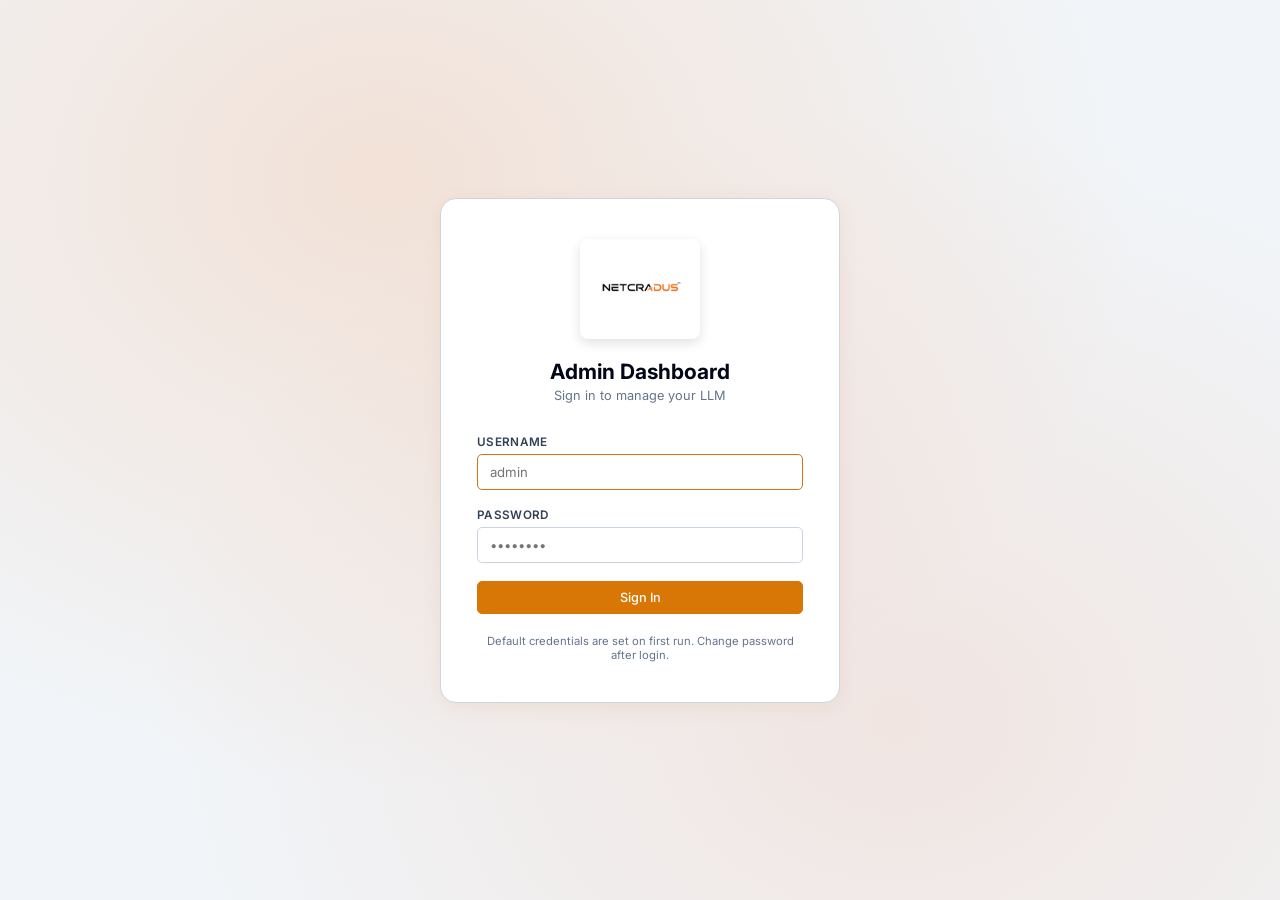
<file: web/admin.html>
<!DOCTYPE html>
<html lang="en" data-theme="light">
<head>
<meta charset="UTF-8">
<meta name="viewport" content="width=device-width, initial-scale=1.0">
<title>Netcradus Admin Dashboard</title>
<link rel="preconnect" href="https://fonts.googleapis.com">
<link rel="preconnect" href="https://fonts.gstatic.com" crossorigin>
<link href="https://fonts.googleapis.com/css2?family=Inter:wght@400;500;600;700;800&family=JetBrains+Mono:wght@400;500&display=swap" rel="stylesheet">
<link rel="stylesheet" href="admin.css">
</head>
<body>

<!-- ========== LOGIN VIEW ========== -->
<div id="login-view" class="login-view">
  <div class="login-card">
    <div class="login-brand">
      <img src="image/logo.png" class="login-official-logo" alt="NETCRADUS™ Logo">
      <h1>Admin Dashboard</h1>
      <p>Sign in to manage your LLM</p>
    </div>
    <form id="login-form" class="login-form" autocomplete="off">
      <div class="form-group">
        <label for="login-username">Username</label>
        <input id="login-username" type="text" placeholder="admin" required autofocus>
      </div>
      <div class="form-group">
        <label for="login-password">Password</label>
        <input id="login-password" type="password" placeholder="••••••••" required>
      </div>
      <div id="login-error" class="login-error" style="display:none;"></div>
      <button type="submit" class="btn btn-primary btn-full">Sign In</button>
    </form>
    <p class="login-footer">Default credentials are set on first run. Change password after login.</p>
  </div>
</div>

<!-- ========== ADMIN APP VIEW ========== -->
<div id="app-view" class="admin-layout" style="display:none;">

  <!-- Sidebar -->
  <aside class="admin-sidebar" id="admin-sidebar">
    <div class="sidebar-brand">
      <img src="image/logo.png" class="official-brand-logo" alt="NETCRADUS™ Logo">
      <span class="brand-text">Admin</span>
    </div>
    <nav class="sidebar-nav">
      <a href="#dashboard" class="nav-item active" data-section="dashboard">
        <svg width="18" height="18" viewBox="0 0 24 24" fill="none" stroke="currentColor" stroke-width="2"><rect x="3" y="3" width="7" height="7"/><rect x="14" y="3" width="7" height="7"/><rect x="3" y="14" width="7" height="7"/><rect x="14" y="14" width="7" height="7"/></svg>
        Dashboard
      </a>
      <a href="#users" class="nav-item" data-section="users">
        <svg width="18" height="18" viewBox="0 0 24 24" fill="none" stroke="currentColor" stroke-width="2"><path d="M17 21v-2a4 4 0 0 0-4-4H5a4 4 0 0 0-4 4v2"/><circle cx="9" cy="7" r="4"/><path d="M23 21v-2a4 4 0 0 0-3-3.87"/><path d="M16 3.13a4 4 0 0 1 0 7.75"/></svg>
        Users
      </a>
      <a href="#llm" class="nav-item" data-section="llm">
        <svg width="18" height="18" viewBox="0 0 24 24" fill="none" stroke="currentColor" stroke-width="2"><path d="M12 2L2 7l10 5 10-5-10-5z"/><path d="M2 17l10 5 10-5"/><path d="M2 12l10 5 10-5"/></svg>
        LLM Management
      </a>
      <a href="#settings" class="nav-item" data-section="settings">
        <svg width="18" height="18" viewBox="0 0 24 24" fill="none" stroke="currentColor" stroke-width="2"><circle cx="12" cy="12" r="3"/><path d="M19.4 15a1.65 1.65 0 0 0 .33 1.82l.06.06a2 2 0 0 1 0 2.83 2 2 0 0 1-2.83 0l-.06-.06a1.65 1.65 0 0 0-1.82-.33 1.65 1.65 0 0 0-1 1.51V21a2 2 0 0 1-2 2 2 2 0 0 1-2-2v-.09A1.65 1.65 0 0 0 9 19.4a1.65 1.65 0 0 0-1.82.33l-.06.06a2 2 0 0 1-2.83 0 2 2 0 0 1 0-2.83l.06-.06A1.65 1.65 0 0 0 4.6 9a1.65 1.65 0 0 0-.33-1.82l-.06-.06a2 2 0 0 1 0-2.83 2 2 0 0 1 2.83 0l.06.06A1.65 1.65 0 0 0 9 4.6a1.65 1.65 0 0 0 1-1.51V3a2 2 0 0 1 2-2 2 2 0 0 1 2 2v.09a1.65 1.65 0 0 0 1 1.51 1.65 1.65 0 0 0 1.82-.33l.06-.06a2 2 0 0 1 2.83 0 2 2 0 0 1 0 2.83l-.06.06A1.65 1.65 0 0 0 19.4 9a1.65 1.65 0 0 0 .33 1.82l.06.06a2 2 0 0 1 0 2.83 2 2 0 0 1-2.83 0l-.06-.06A1.65 1.65 0 0 0 15 4.6a1.65 1.65 0 0 0-1-1.51V3a2 2 0 0 0-2 2z"/></svg>
        Model Settings
      </a>
      <a href="#training" class="nav-item" data-section="training">
        <svg width="18" height="18" viewBox="0 0 24 24" fill="none" stroke="currentColor" stroke-width="2"><polygon points="5 3 19 12 5 21 5 3"/></svg>
        Training
      </a>
      <a href="#logs" class="nav-item" data-section="logs">
        <svg width="18" height="18" viewBox="0 0 24 24" fill="none" stroke="currentColor" stroke-width="2"><path d="M14 2H6a2 2 0 0 0-2 2v16a2 2 0 0 0 2 2h12a2 2 0 0 0 2-2V8z"/><polyline points="14 2 14 8 20 8"/><line x1="16" y1="13" x2="8" y2="13"/><line x1="16" y1="17" x2="8" y2="17"/></svg>
        Logs
      </a>
    </nav>
    <div class="sidebar-footer">
      <div class="sidebar-user">
        <div class="user-avatar" id="sidebar-user-avatar">A</div>
        <div class="user-info">
          <span class="user-name" id="sidebar-username">Admin</span>
          <span class="user-role" id="sidebar-role">Administrator</span>
        </div>
      </div>
      <button class="btn btn-ghost btn-full" id="btn-logout">Log Out</button>
    </div>
  </aside>

  <!-- Main area -->
  <div class="admin-main">
    <header class="admin-topbar">
      <button class="btn-icon hamburger" id="btn-hamburger" title="Toggle menu">
        <svg width="22" height="22" viewBox="0 0 24 24" fill="none" stroke="currentColor" stroke-width="2"><line x1="3" y1="6" x2="21" y2="6"/><line x1="3" y1="12" x2="21" y2="12"/><line x1="3" y1="18" x2="21" y2="18"/></svg>
      </button>
      <h2 class="section-title" id="section-title">Dashboard</h2>
      <div class="topbar-right">
        <button class="btn-icon" id="btn-theme-toggle" title="Toggle theme">
          <svg width="18" height="18" viewBox="0 0 24 24" fill="none" stroke="currentColor" stroke-width="2" id="theme-icon"><path d="M21 12.79A9 9 0 1 1 11.21 3 7 7 0 0 0 21 12.79z"/></svg>
        </button>
        <span class="status-dot" id="status-dot" title="System status"></span>
        <span class="status-text" id="status-text">Online</span>
      </div>
    </header>

    <main class="admin-content" id="admin-content">
      <!-- Sections injected by JS -->
    </main>
  </div>
</div>

<!-- Toast container -->
<div id="toast-container" class="toast-container"></div>

<script src="admin.js"></script>
</body>
</html>
</file>
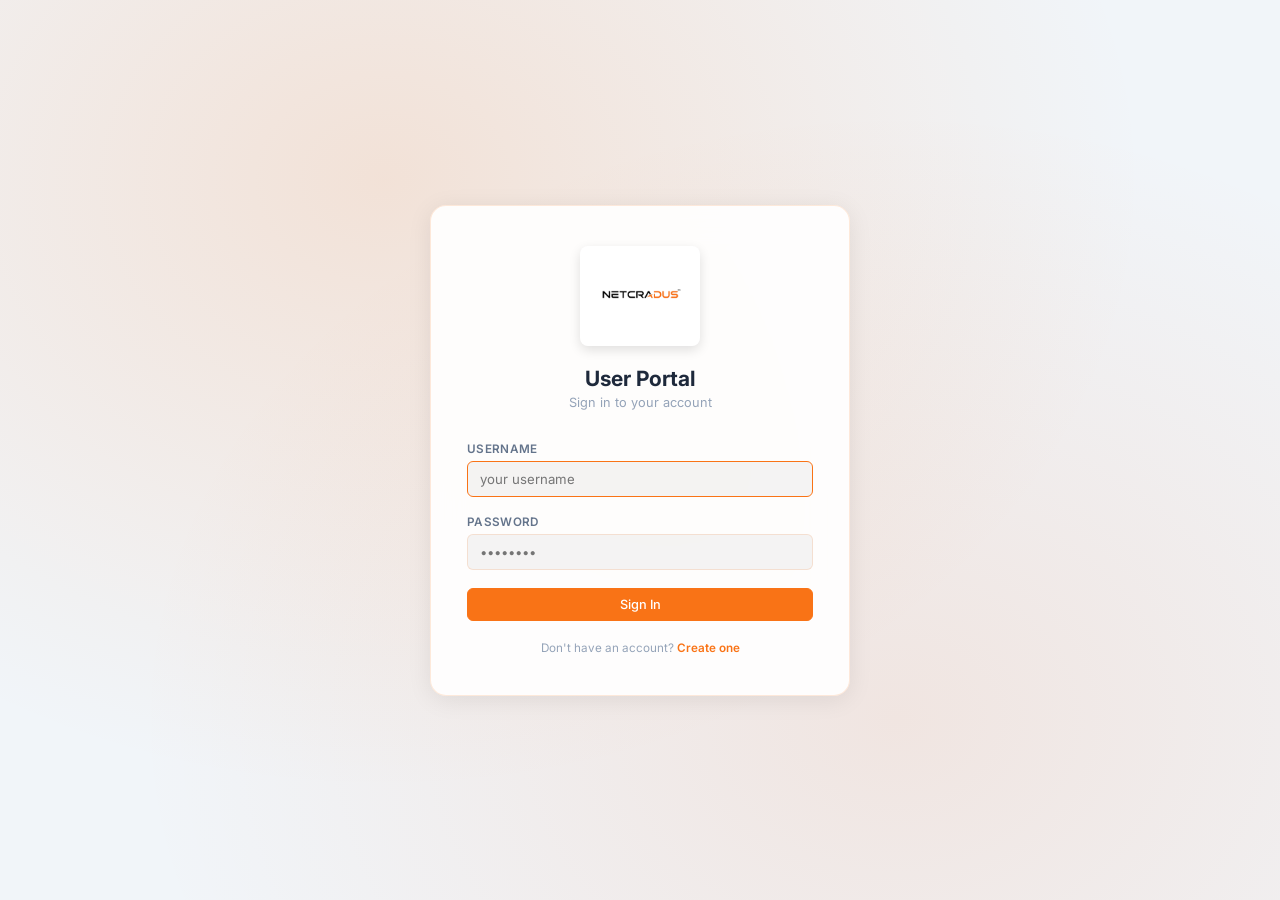
<file: web/user.html>
<!DOCTYPE html>
<html lang="en" data-theme="light">
<head>
<meta charset="UTF-8">
<meta name="viewport" content="width=device-width, initial-scale=1.0">
<title>Netcradus User Panel</title>
<link rel="preconnect" href="https://fonts.googleapis.com">
<link rel="preconnect" href="https://fonts.gstatic.com" crossorigin>
<link href="https://fonts.googleapis.com/css2?family=Inter:wght@400;500;600;700;800&family=JetBrains+Mono:wght@400;500&display=swap" rel="stylesheet">
<link rel="stylesheet" href="user.css">
</head>
<body>

<!-- ========== LOGIN VIEW ========== -->
<div id="login-view" class="login-view">
  <div class="login-card">
    <div class="login-brand">
      <img src="image/logo.png" class="login-official-logo" alt="NETCRADUS™ Logo">
      <h1>User Portal</h1>
      <p>Sign in to your account</p>
    </div>
    <form id="login-form" class="login-form" autocomplete="off">
      <div class="form-group">
        <label for="login-username">Username</label>
        <input id="login-username" type="text" placeholder="your username" required autofocus>
      </div>
      <div class="form-group">
        <label for="login-password">Password</label>
        <input id="login-password" type="password" placeholder="••••••••" required>
      </div>
      <div id="login-error" class="login-error" style="display:none;"></div>
      <button type="submit" class="btn btn-primary btn-full">Sign In</button>
    </form>
    <p class="login-footer">
      Don't have an account? <a href="#" id="link-register">Create one</a>
    </p>
  </div>
</div>

<!-- ========== REGISTER VIEW ========== -->
<div id="register-view" class="login-view" style="display:none;">
  <div class="login-card">
    <div class="login-brand">
      <img src="image/logo.png" class="login-official-logo" alt="NETCRADUS™ Logo">
      <h1>Create Account</h1>
      <p>Join the Netcradus community</p>
    </div>
    <form id="register-form" class="login-form" autocomplete="off">
      <div class="form-group">
        <label for="reg-username">Username</label>
        <input id="reg-username" type="text" placeholder="your username" required autofocus>
      </div>
      <div class="form-group">
        <label for="reg-displayname">Display Name</label>
        <input id="reg-displayname" type="text" placeholder="Your name">
      </div>
      <div class="form-group">
        <label for="reg-password">Password</label>
        <input id="reg-password" type="password" placeholder="Min 6 characters" required>
      </div>
      <div id="register-error" class="login-error" style="display:none;"></div>
      <button type="submit" class="btn btn-primary btn-full">Create Account</button>
    </form>
    <p class="login-footer">
      Already have an account? <a href="#" id="link-login">Sign in</a>
    </p>
  </div>
</div>

<!-- ========== USER APP VIEW ========== -->
<div id="app-view" class="user-layout" style="display:none;">

  <!-- Sidebar -->
  <aside class="user-sidebar" id="user-sidebar">
    <div class="sidebar-brand">
      <img src="image/logo.png" class="official-brand-logo" alt="NETCRADUS™ Logo">
      <span class="brand-text">User Panel</span>
    </div>
    <nav class="sidebar-nav">
      <a href="#dashboard" class="nav-item active" data-section="dashboard">
        <svg width="18" height="18" viewBox="0 0 24 24" fill="none" stroke="currentColor" stroke-width="2"><rect x="3" y="3" width="7" height="7"/><rect x="14" y="3" width="7" height="7"/><rect x="3" y="14" width="7" height="7"/><rect x="14" y="14" width="7" height="7"/></svg>
        Dashboard
      </a>
      <a href="#chat" class="nav-item" data-section="chat">
        <svg width="18" height="18" viewBox="0 0 24 24" fill="none" stroke="currentColor" stroke-width="2"><path d="M21 15a2 2 0 0 1-2 2H7l-4 4V5a2 2 0 0 1 2-2h14a2 2 0 0 1 2 2z"/></svg>
        Chat
      </a>
      <a href="#profile" class="nav-item" data-section="profile">
        <svg width="18" height="18" viewBox="0 0 24 24" fill="none" stroke="currentColor" stroke-width="2"><path d="M20 21v-2a4 4 0 0 0-4-4H8a4 4 0 0 0-4 4v2"/><circle cx="12" cy="7" r="4"/></svg>
        Profile
      </a>
      <a href="#settings" class="nav-item" data-section="settings">
        <svg width="18" height="18" viewBox="0 0 24 24" fill="none" stroke="currentColor" stroke-width="2"><circle cx="12" cy="12" r="3"/><path d="M19.4 15a1.65 1.65 0 0 0 .33 1.82l.06.06a2 2 0 0 1 0 2.83 2 2 0 0 1-2.83 0l-.06-.06a1.65 1.65 0 0 0-1.82-.33 1.65 1.65 0 0 0-1 1.51V21a2 2 0 0 1-2 2 2 2 0 0 1-2-2v-.09A1.65 1.65 0 0 0 9 19.4a1.65 1.65 0 0 0-1.82.33l-.06.06a2 2 0 0 1-2.83 0 2 2 0 0 1 0-2.83l.06-.06A1.65 1.65 0 0 0 4.6 9a1.65 1.65 0 0 0-.33-1.82l-.06-.06a2 2 0 0 1 0-2.83 2 2 0 0 1 2.83 0l.06.06A1.65 1.65 0 0 0 9 4.6a1.65 1.65 0 0 0 1-1.51V3a2 2 0 0 1 2-2 2 2 0 0 1 2 2v.09a1.65 1.65 0 0 0 1 1.51 1.65 1.65 0 0 0 1.82-.33l.06-.06a2 2 0 0 1 2.83 0 2 2 0 0 1 0 2.83l-.06.06A1.65 1.65 0 0 0 19.4 9a1.65 1.65 0 0 0 .33 1.82l.06.06a2 2 0 0 1 0 2.83 2 2 0 0 1-2.83 0l-.06-.06A1.65 1.65 0 0 0 15 4.6a1.65 1.65 0 0 0-1-1.51V3a2 2 0 0 0-2 2z"/></svg>
        Settings
      </a>
    </nav>
    <div class="sidebar-footer">
      <div class="sidebar-user">
        <div class="user-avatar" id="sidebar-user-avatar">U</div>
        <div class="user-info">
          <span class="user-name" id="sidebar-username">User</span>
          <span class="user-role" id="sidebar-role">Member</span>
        </div>
      </div>
      <button class="btn btn-ghost btn-full" id="btn-logout">Log Out</button>
    </div>
  </aside>

  <!-- Main area -->
  <div class="user-main">
    <header class="user-topbar">
      <button class="btn-icon hamburger" id="btn-hamburger" title="Toggle menu">
        <svg width="22" height="22" viewBox="0 0 24 24" fill="none" stroke="currentColor" stroke-width="2"><line x1="3" y1="6" x2="21" y2="6"/><line x1="3" y1="12" x2="21" y2="12"/><line x1="3" y1="18" x2="21" y2="18"/></svg>
      </button>
      <h2 class="section-title" id="section-title">Dashboard</h2>
      <div class="topbar-right">
        <button class="btn-icon" id="btn-theme-toggle" title="Toggle theme">
          <svg width="18" height="18" viewBox="0 0 24 24" fill="none" stroke="currentColor" stroke-width="2" id="theme-icon"><path d="M21 12.79A9 9 0 1 1 11.21 3 7 7 0 0 0 21 12.79z"/></svg>
        </button>
        <span class="status-dot" id="status-dot"></span>
        <span class="status-text" id="status-text">Online</span>
      </div>
    </header>

    <main class="user-content" id="user-content">
      <!-- Sections injected by JS -->
    </main>
  </div>
</div>

<!-- Toast container -->
<div id="toast-container" class="toast-container"></div>

<script src="user.js"></script>
</body>
</html>
</file>
<file: web/admin.css>
/* ==========================================================================
   Netcradus Admin Dashboard — Dark Glassmorphism Theme
   ========================================================================== */

:root {
  /* Light Slate Ivory & Deep Amber-Orange Theme (Admin Panel Exclusive) */
  --bg-primary: #f1f5f9;
  --bg-secondary: #ffffff;
  --bg-tertiary: #e2e8f0;
  --bg-card: #ffffff;
  --bg-card-hover: #f8fafc;
  --bg-input: #ffffff;
  --border: #cbd5e1;
  --border-hover: #d97706;
  --accent-primary: #d97706;
  --accent-secondary: #b45309;
  --accent-green: #10b981;
  --accent-red: #ef4444;
  --accent-yellow: #f59e0b;
  --text-primary: #020617;
  --text-secondary: #334155;
  --text-dim: #64748b;
  --radius: 8px;
  --radius-sm: 5px;
  --shadow: 0 4px 20px rgba(180, 83, 9, 0.08);
  --transition: 0.2s ease;
  --sidebar-width: 240px;
  --topbar-height: 56px;
  --font: 'Inter', -apple-system, sans-serif;
  --mono: 'JetBrains Mono', monospace;
}

[data-theme="dark"] {
  --bg-primary: #1c1917;
  --bg-secondary: #292524;
  --bg-tertiary: #44403c;
  --bg-card: #292524;
  --bg-card-hover: #374151;
  --bg-input: rgba(255, 255, 255, 0.05);
  --border: rgba(217, 119, 6, 0.25);
  --border-hover: rgba(217, 119, 6, 0.6);
  --text-primary: #fafaf9;
  --text-secondary: #d6d3d1;
  --text-dim: #a8a29e;
  --shadow: 0 4px 24px rgba(0, 0, 0, 0.4);
}

*,
*::before,
*::after {
  box-sizing: border-box;
  margin: 0;
  padding: 0;
}

html {
  font-size: 15px;
}

body {
  font-family: var(--font);
  background: var(--bg-primary);
  color: var(--text-primary);
  min-height: 100vh;
  overflow-x: hidden;
}

/* ---- Login View ---- */
.login-view {
  display: flex;
  align-items: center;
  justify-content: center;
  min-height: 100vh;
  background: radial-gradient(ellipse at 30% 20%, rgba(249, 115, 22, 0.15) 0%, transparent 60%),
    radial-gradient(ellipse at 70% 80%, rgba(234, 88, 12, 0.1) 0%, transparent 60%),
    var(--bg-primary);
}

.login-card {
  background: var(--bg-card);
  border: 1px solid var(--border);
  border-radius: 16px;
  padding: 40px 36px;
  width: 100%;
  max-width: 400px;
  backdrop-filter: blur(16px);
  box-shadow: var(--shadow);
}

.login-brand {
  text-align: center;
  margin-bottom: 32px;
}

.login-logo {
  width: 56px;
  height: 56px;
  border-radius: 14px;
  background: linear-gradient(135deg, var(--accent-primary), var(--accent-secondary));
  display: flex;
  align-items: center;
  justify-content: center;
  font-size: 1.6rem;
  font-weight: 800;
  margin: 0 auto 14px;
  color: #fff;
}

.login-official-logo {
  height: 100px;
  width: auto;
  object-fit: contain;
  background: #ffffff;
  padding: 6px 16px;
  border-radius: 8px;
  box-shadow: 0 4px 12px rgba(0, 0, 0, 0.12);
  margin-bottom: 16px;
}

.login-brand h1 {
  font-size: 1.4rem;
  font-weight: 700;
  margin-bottom: 4px;
}

.login-brand p {
  color: var(--text-dim);
  font-size: 0.85rem;
}

.login-form .form-group {
  margin-bottom: 18px;
}

.login-form label {
  display: block;
  font-size: 0.8rem;
  font-weight: 600;
  color: var(--text-secondary);
  margin-bottom: 6px;
  text-transform: uppercase;
  letter-spacing: 0.04em;
}

.login-form input {
  width: 100%;
  padding: 11px 14px;
  background: var(--bg-input);
  border: 1px solid var(--border);
  border-radius: var(--radius-sm);
  color: var(--text-primary);
  font-size: 0.95rem;
  font-family: var(--font);
  outline: none;
  transition: border-color var(--transition);
}

.login-form input:focus {
  border-color: var(--accent-primary);
}

.login-error {
  background: rgba(239, 68, 68, 0.1);
  border: 1px solid rgba(239, 68, 68, 0.3);
  color: var(--accent-red);
  padding: 10px 14px;
  border-radius: var(--radius-sm);
  font-size: 0.85rem;
  margin-bottom: 14px;
}

.login-footer {
  text-align: center;
  margin-top: 20px;
  font-size: 0.75rem;
  color: var(--text-dim);
}

/* ---- Admin Layout ---- */
.admin-layout {
  display: flex;
  min-height: 100vh;
}

.admin-sidebar {
  width: var(--sidebar-width);
  background: #1c1917;
  color: #fafaf9;
  border-right: 1px solid #292524;
  display: flex;
  flex-direction: column;
  position: fixed;
  top: 0;
  left: 0;
  bottom: 0;
  z-index: 100;
  transition: transform var(--transition);
}

.sidebar-brand {
  display: flex;
  align-items: center;
  gap: 12px;
  padding: 18px 20px;
  border-bottom: 1px solid #292524;
  background: #0c0a09;
}

.brand-logo {
  width: 36px;
  height: 36px;
  border-radius: 10px;
  background: linear-gradient(135deg, var(--accent-primary), var(--accent-secondary));
  display: flex;
  align-items: center;
  justify-content: center;
  font-weight: 800;
  font-size: 1rem;
  color: #fff;
}

.official-brand-logo {
  height: 36px;
  width: auto;
  object-fit: contain;
  background: #ffffff;
  padding: 4px 12px;
  border-radius: 6px;
  box-shadow: 0 2px 6px rgba(0, 0, 0, 0.1);
}

.brand-text {
  font-weight: 800;
  font-size: 0.92rem;
  color: #f59e0b;
  letter-spacing: 0.05em;
  text-transform: uppercase;
}

.sidebar-nav {
  flex: 1;
  padding: 14px 10px;
  display: flex;
  flex-direction: column;
  gap: 4px;
  overflow-y: auto;
}

.nav-item {
  display: flex;
  align-items: center;
  gap: 10px;
  padding: 10px 14px;
  border-radius: 0 8px 8px 0;
  margin-right: 8px;
  color: #a8a29e;
  text-decoration: none;
  font-size: 0.88rem;
  font-weight: 500;
  transition: all var(--transition);
  cursor: pointer;
  border-left: 3px solid transparent;
}

.nav-item:hover {
  background: rgba(217, 119, 6, 0.15);
  color: #ffffff;
}

.nav-item.active {
  background: linear-gradient(90deg, rgba(217, 119, 6, 0.3) 0%, rgba(217, 119, 6, 0.08) 100%);
  color: #fbbf24;
  border-left-color: #d97706;
  font-weight: 700;
}

.sidebar-footer {
  padding: 14px 18px;
  border-top: 1px solid #292524;
  background: #0c0a09;
}

.sidebar-user {
  display: flex;
  align-items: center;
  gap: 10px;
  margin-bottom: 10px;
}

.sidebar-user .user-avatar {
  width: 32px;
  height: 32px;
  border-radius: 8px;
  background: var(--accent-primary);
  color: #fff;
  display: flex;
  align-items: center;
  justify-content: center;
  font-weight: 700;
  font-size: 0.8rem;
}

.sidebar-user .user-name {
  font-weight: 600;
  font-size: 0.85rem;
  color: #fafaf9;
}

.sidebar-user .user-role {
  font-size: 0.72rem;
  color: #a8a29e;
  text-transform: uppercase;
}

/* ---- Main Content ---- */
.admin-main {
  flex: 1;
  margin-left: var(--sidebar-width);
  display: flex;
  flex-direction: column;
  min-height: 100vh;
}

.admin-topbar {
  height: var(--topbar-height);
  background: var(--bg-secondary);
  border-bottom: 1px solid var(--border);
  border-top: 4px solid #d97706;
  display: flex;
  align-items: center;
  padding: 0 24px;
  gap: 16px;
  position: sticky;
  top: 0;
  z-index: 50;
}

.section-title {
  font-size: 1.05rem;
  font-weight: 700;
}

.topbar-right {
  margin-left: auto;
  display: flex;
  align-items: center;
  gap: 8px;
}

.status-dot {
  width: 8px;
  height: 8px;
  border-radius: 50%;
  background: var(--accent-green);
  box-shadow: 0 0 8px var(--accent-green);
}

.status-text {
  font-size: 0.78rem;
  color: var(--text-dim);
}

.admin-content {
  flex: 1;
  padding: 24px;
  overflow-y: auto;
}

/* ---- Cards ---- */
.cards-grid {
  display: grid;
  grid-template-columns: repeat(auto-fill, minmax(220px, 1fr));
  gap: 16px;
  margin-bottom: 24px;
}

.stat-card {
  background: var(--bg-card);
  border: 1px solid var(--border);
  border-top: 3px solid #d97706;
  border-radius: var(--radius-sm);
  padding: 20px;
  box-shadow: 0 4px 16px rgba(180, 83, 9, 0.06);
}

.stat-card .stat-label {
  font-size: 0.75rem;
  color: var(--text-dim);
  text-transform: uppercase;
  letter-spacing: 0.05em;
  margin-bottom: 6px;
}

.stat-card .stat-value {
  font-size: 1.6rem;
  font-weight: 800;
}

.stat-card .stat-sub {
  font-size: 0.78rem;
  color: var(--text-secondary);
  margin-top: 4px;
}

.stat-card.accent .stat-value {
  color: var(--accent-primary);
}

.stat-card.green .stat-value {
  color: var(--accent-green);
}

.stat-card.cyan .stat-value {
  color: var(--accent-secondary);
}

.stat-card.yellow .stat-value {
  color: var(--accent-yellow);
}

/* ---- Section Panels ---- */
.section-panel {
  display: none;
}

.section-panel.active {
  display: block;
}

.panel-card {
  background: var(--bg-card);
  border: 1px solid var(--border);
  border-radius: var(--radius);
  padding: 20px;
  margin-bottom: 16px;
  backdrop-filter: blur(8px);
}

.panel-card h3 {
  font-size: 0.95rem;
  font-weight: 700;
  margin-bottom: 14px;
}

/* ---- Tables ---- */
.data-table {
  width: 100%;
  border-collapse: collapse;
  font-size: 0.85rem;
}

.data-table th,
.data-table td {
  text-align: left;
  padding: 10px 14px;
  border-bottom: 1px solid var(--border);
}

.data-table th {
  color: var(--text-dim);
  font-weight: 600;
  font-size: 0.75rem;
  text-transform: uppercase;
  letter-spacing: 0.04em;
}

.data-table tr:hover td {
  background: rgba(249, 115, 22, 0.04);
}

/* ---- Buttons ---- */
.btn {
  display: inline-flex;
  align-items: center;
  justify-content: center;
  gap: 6px;
  padding: 8px 16px;
  border: 1px solid var(--border);
  border-radius: var(--radius-sm);
  background: transparent;
  color: var(--text-primary);
  font-size: 0.85rem;
  font-family: var(--font);
  font-weight: 500;
  cursor: pointer;
  transition: all var(--transition);
  white-space: nowrap;
}

.btn:hover {
  background: rgba(249, 115, 22, 0.1);
  border-color: var(--border-hover);
}

.btn-primary {
  background: var(--accent-primary);
  border-color: var(--accent-primary);
  color: #fff;
}

.btn-primary:hover {
  background: #7c3aed;
}

.btn-danger {
  border-color: rgba(239, 68, 68, 0.4);
  color: var(--accent-red);
}

.btn-danger:hover {
  background: rgba(239, 68, 68, 0.1);
}

.btn-success {
  border-color: rgba(16, 185, 129, 0.4);
  color: var(--accent-green);
}

.btn-success:hover {
  background: rgba(16, 185, 129, 0.1);
}

.btn-ghost {
  border-color: transparent;
  color: var(--text-secondary);
}

.btn-ghost:hover {
  background: rgba(255, 255, 255, 0.04);
  color: var(--text-primary);
}

.btn-sm {
  padding: 5px 10px;
  font-size: 0.78rem;
}

.btn-full {
  width: 100%;
}

.btn:disabled {
  opacity: 0.4;
  cursor: not-allowed;
}

/* ---- Forms ---- */
.form-group {
  margin-bottom: 14px;
}

.form-group label {
  display: block;
  font-size: 0.78rem;
  font-weight: 600;
  color: var(--text-secondary);
  margin-bottom: 5px;
  text-transform: uppercase;
  letter-spacing: 0.03em;
}

.form-group input,
.form-group select,
.form-group textarea {
  width: 100%;
  padding: 9px 12px;
  background: var(--bg-input);
  border: 1px solid var(--border);
  border-radius: var(--radius-sm);
  color: var(--text-primary);
  font-size: 0.88rem;
  font-family: var(--font);
  outline: none;
  transition: border-color var(--transition);
}

.form-group input:focus,
.form-group select:focus {
  border-color: var(--accent-primary);
}

.form-row {
  display: flex;
  gap: 12px;
  flex-wrap: wrap;
}

.form-row .form-group {
  flex: 1;
  min-width: 140px;
}

.form-actions {
  display: flex;
  gap: 10px;
  margin-top: 16px;
}

/* ---- Badge ---- */
.badge {
  display: inline-block;
  padding: 3px 10px;
  border-radius: 999px;
  font-size: 0.72rem;
  font-weight: 600;
  text-transform: uppercase;
  letter-spacing: 0.03em;
}

.badge-admin {
  background: #d97706;
  color: #ffffff;
  font-weight: 700;
  box-shadow: 0 2px 6px rgba(217, 119, 6, 0.3);
}

.badge-user {
  background: rgba(234, 88, 12, 0.15);
  color: var(--accent-secondary);
}

.badge-running {
  background: rgba(16, 185, 129, 0.15);
  color: var(--accent-green);
}

.badge-idle {
  background: rgba(100, 116, 139, 0.15);
  color: var(--text-dim);
}

.badge-error {
  background: rgba(239, 68, 68, 0.15);
  color: var(--accent-red);
}

.badge-finished {
  background: rgba(16, 185, 129, 0.15);
  color: var(--accent-green);
}

.badge-stopped {
  background: rgba(245, 158, 11, 0.15);
  color: var(--accent-yellow);
}

/* ---- Toast ---- */
.toast-container {
  position: fixed;
  top: 20px;
  right: 20px;
  z-index: 9999;
  display: flex;
  flex-direction: column;
  gap: 8px;
}

.toast {
  padding: 12px 20px;
  border-radius: var(--radius-sm);
  font-size: 0.85rem;
  font-weight: 500;
  backdrop-filter: blur(12px);
  box-shadow: var(--shadow);
  animation: toast-in 0.3s ease;
  max-width: 360px;
}

.toast-success {
  background: rgba(16, 185, 129, 0.15);
  border: 1px solid rgba(16, 185, 129, 0.3);
  color: var(--accent-green);
}

.toast-error {
  background: rgba(239, 68, 68, 0.15);
  border: 1px solid rgba(239, 68, 68, 0.3);
  color: var(--accent-red);
}

.toast-info {
  background: rgba(249, 115, 22, 0.15);
  border: 1px solid rgba(249, 115, 22, 0.3);
  color: var(--accent-primary);
}

@keyframes toast-in {
  from {
    opacity: 0;
    transform: translateY(-10px);
  }

  to {
    opacity: 1;
    transform: translateY(0);
  }
}

/* ---- Log Viewer ---- */
.log-viewer {
  background: rgba(0, 0, 0, 0.4);
  border: 1px solid var(--border);
  border-radius: var(--radius-sm);
  padding: 14px;
  font-family: var(--mono);
  font-size: 0.78rem;
  line-height: 1.6;
  max-height: 400px;
  overflow-y: auto;
  white-space: pre-wrap;
  word-break: break-all;
}

.log-entry {
  padding: 2px 0;
  border-bottom: 1px solid rgba(255, 255, 255, 0.03);
}

.log-level-INFO {
  color: var(--text-secondary);
}

.log-level-WARNING {
  color: var(--accent-yellow);
}

.log-level-ERROR {
  color: var(--accent-red);
}

.log-level-CRITICAL {
  color: var(--accent-red);
  font-weight: 700;
}

/* ---- Training Progress ---- */
.progress-bar {
  height: 6px;
  background: rgba(255, 255, 255, 0.06);
  border-radius: 3px;
  overflow: hidden;
  margin-top: 8px;
}

.progress-fill {
  height: 100%;
  background: linear-gradient(90deg, var(--accent-primary), var(--accent-secondary));
  border-radius: 3px;
  transition: width 0.4s ease;
}

/* ---- Responsive ---- */
@media (max-width: 900px) {
  .admin-sidebar {
    transform: translateX(-100%);
  }

  .admin-sidebar.open {
    transform: translateX(0);
  }

  .admin-main {
    margin-left: 0;
  }

  .cards-grid {
    grid-template-columns: 1fr 1fr;
  }

  .form-row {
    flex-direction: column;
  }
}

@media (max-width: 500px) {
  .cards-grid {
    grid-template-columns: 1fr;
  }

  .admin-content {
    padding: 14px;
  }

  .login-card {
    margin: 20px;
  }
}

/* ---- Hamburger ---- */
.btn-icon {
  background: none;
  border: none;
  color: var(--text-secondary);
  cursor: pointer;
  padding: 6px;
  border-radius: var(--radius-sm);
  display: flex;
  align-items: center;
  justify-content: center;
}

.btn-icon:hover {
  background: rgba(255, 255, 255, 0.06);
  color: var(--text-primary);
}

.hamburger {
  display: none;
}

@media (max-width: 900px) {
  .hamburger {
    display: flex;
  }
}

/* ---- Scrollbar ---- */
::-webkit-scrollbar {
  width: 6px;
}

::-webkit-scrollbar-track {
  background: transparent;
}

::-webkit-scrollbar-thumb {
  background: var(--border);
  border-radius: 3px;
}

::-webkit-scrollbar-thumb:hover {
  background: var(--border-hover);
}

/* ---- Modal overlay for confirm ---- */
.modal-overlay {
  position: fixed;
  inset: 0;
  background: rgba(0, 0, 0, 0.6);
  display: flex;
  align-items: center;
  justify-content: center;
  z-index: 200;
  backdrop-filter: blur(4px);
}

.modal-box {
  background: var(--bg-secondary);
  border: 1px solid var(--border);
  border-radius: var(--radius);
  padding: 24px;
  max-width: 420px;
  width: 90%;
  box-shadow: var(--shadow);
}

.modal-box h3 {
  margin-bottom: 10px;
}

.modal-box p {
  color: var(--text-secondary);
  font-size: 0.88rem;
  margin-bottom: 18px;
}

.modal-actions {
  display: flex;
  gap: 10px;
  justify-content: flex-end;
}
</file>
<file: web/user.css>
/* ==========================================================================
   Netcradus User Panel — Dark / Light Glassmorphism Theme
   ========================================================================== */

:root {
  --bg-primary: #090d16;
  --bg-secondary: #101726;
  --bg-card: rgba(16, 23, 38, 0.85);
  --bg-card-hover: rgba(22, 32, 52, 0.95);
  --bg-input: rgba(255, 255, 255, 0.04);
  --border: rgba(249, 115, 22, 0.18);
  --border-hover: rgba(249, 115, 22, 0.45);
  --accent-primary: #f97316;
  --accent-secondary: #ea580c;
  --accent-green: #10b981;
  --accent-red: #ef4444;
  --accent-yellow: #f59e0b;
  --text-primary: #e2e8f0;
  --text-secondary: #94a3b8;
  --text-dim: #64748b;
  --radius: 10px;
  --radius-sm: 6px;
  --shadow: 0 4px 24px rgba(0, 0, 0, 0.4);
  --transition: 0.2s ease;
  --sidebar-width: 240px;
  --topbar-height: 56px;
  --font: 'Inter', -apple-system, sans-serif;
  --mono: 'JetBrains Mono', monospace;
}

[data-theme="light"] {
  --bg-primary: #f1f5f9;
  --bg-secondary: #ffffff;
  --bg-card: rgba(255, 255, 255, 0.9);
  --bg-card-hover: rgba(241, 245, 249, 0.95);
  --bg-input: rgba(0, 0, 0, 0.04);
  --border: rgba(249, 115, 22, 0.15);
  --border-hover: rgba(249, 115, 22, 0.4);
  --text-primary: #1e293b;
  --text-secondary: #64748b;
  --text-dim: #94a3b8;
  --shadow: 0 4px 24px rgba(0, 0, 0, 0.08);
}

*,
*::before,
*::after {
  box-sizing: border-box;
  margin: 0;
  padding: 0;
}

html {
  font-size: 15px;
}

body {
  font-family: var(--font);
  background: var(--bg-primary);
  color: var(--text-primary);
  min-height: 100vh;
  overflow-x: hidden;
  transition: background var(--transition), color var(--transition);
}

/* ---- Login / Register View ---- */
.login-view {
  display: flex;
  align-items: center;
  justify-content: center;
  min-height: 100vh;
  background: radial-gradient(ellipse at 30% 20%, rgba(249, 115, 22, 0.15) 0%, transparent 60%),
    radial-gradient(ellipse at 70% 80%, rgba(234, 88, 12, 0.1) 0%, transparent 60%),
    var(--bg-primary);
}

.login-card {
  background: var(--bg-card);
  border: 1px solid var(--border);
  border-radius: 16px;
  padding: 40px 36px;
  width: 100%;
  max-width: 420px;
  backdrop-filter: blur(16px);
  box-shadow: var(--shadow);
}

.login-brand {
  text-align: center;
  margin-bottom: 32px;
}

.login-logo {
  width: 56px;
  height: 56px;
  border-radius: 14px;
  background: linear-gradient(135deg, var(--accent-primary), var(--accent-secondary));
  display: flex;
  align-items: center;
  justify-content: center;
  font-size: 1.6rem;
  font-weight: 800;
  margin: 0 auto 14px;
  color: #fff;
}

.login-official-logo {
  height: 100px;
  width: auto;
  object-fit: contain;
  background: #ffffff;
  padding: 6px 16px;
  border-radius: 8px;
  box-shadow: 0 4px 12px rgba(0, 0, 0, 0.12);
  margin-bottom: 16px;
}

.login-brand h1 {
  font-size: 1.4rem;
  font-weight: 700;
  margin-bottom: 4px;
}

.login-brand p {
  color: var(--text-dim);
  font-size: 0.85rem;
}

.login-form .form-group {
  margin-bottom: 18px;
}

.login-form label {
  display: block;
  font-size: 0.8rem;
  font-weight: 600;
  color: var(--text-secondary);
  margin-bottom: 6px;
  text-transform: uppercase;
  letter-spacing: 0.04em;
}

.login-form input {
  width: 100%;
  padding: 11px 14px;
  background: var(--bg-input);
  border: 1px solid var(--border);
  border-radius: var(--radius-sm);
  color: var(--text-primary);
  font-size: 0.95rem;
  font-family: var(--font);
  outline: none;
  transition: border-color var(--transition);
}

.login-form input:focus {
  border-color: var(--accent-primary);
}

.login-error {
  background: rgba(239, 68, 68, 0.1);
  border: 1px solid rgba(239, 68, 68, 0.3);
  color: var(--accent-red);
  padding: 10px 14px;
  border-radius: var(--radius-sm);
  font-size: 0.85rem;
  margin-bottom: 14px;
}

.login-footer {
  text-align: center;
  margin-top: 20px;
  font-size: 0.78rem;
  color: var(--text-dim);
}

.login-footer a {
  color: var(--accent-primary);
  text-decoration: none;
  font-weight: 600;
}

.login-footer a:hover {
  text-decoration: underline;
}

/* ---- User Layout ---- */
.user-layout {
  display: flex;
  min-height: 100vh;
}

.user-sidebar {
  width: var(--sidebar-width);
  background: var(--bg-secondary);
  border-right: 1px solid var(--border);
  display: flex;
  flex-direction: column;
  position: fixed;
  top: 0;
  left: 0;
  bottom: 0;
  z-index: 100;
  transition: transform var(--transition);
}

.sidebar-brand {
  display: flex;
  align-items: center;
  gap: 10px;
  padding: 18px 20px;
  border-bottom: 1px solid var(--border);
}

.brand-logo {
  width: 36px;
  height: 36px;
  border-radius: 10px;
  background: linear-gradient(135deg, var(--accent-primary), var(--accent-secondary));
  display: flex;
  align-items: center;
  justify-content: center;
  font-weight: 800;
  font-size: 1rem;
  color: #fff;
}

.official-brand-logo {
  height: 36px;
  width: auto;
  object-fit: contain;
  background: #ffffff;
  padding: 4px 12px;
  border-radius: 6px;
  box-shadow: 0 2px 6px rgba(0, 0, 0, 0.1);
}

.brand-text {
  font-weight: 700;
  font-size: 0.95rem;
}

.sidebar-nav {
  flex: 1;
  padding: 16px 14px;
  display: flex;
  flex-direction: column;
  gap: 6px;
  overflow-y: auto;
}

.nav-item {
  display: flex;
  align-items: center;
  gap: 12px;
  padding: 11px 18px;
  border-radius: 99px;
  color: var(--text-secondary);
  text-decoration: none;
  font-size: 0.9rem;
  font-weight: 500;
  transition: all var(--transition);
  cursor: pointer;
  border: 1px solid transparent;
}

.nav-item:hover {
  background: rgba(249, 115, 22, 0.08);
  color: var(--accent-primary);
  transform: translateX(3px);
}

.nav-item.active {
  background: linear-gradient(135deg, #fff7ed 0%, #ffedd5 100%);
  color: #ea580c;
  border-color: #fed7aa;
  font-weight: 700;
  box-shadow: 0 4px 12px rgba(249, 115, 22, 0.12);
}

[data-theme="dark"] .nav-item.active {
  background: linear-gradient(135deg, rgba(249, 115, 22, 0.25) 0%, rgba(234, 88, 12, 0.15) 100%);
  color: #ffedd5;
  border-color: rgba(249, 115, 22, 0.35);
  box-shadow: 0 4px 16px rgba(0, 0, 0, 0.2);
}

.sidebar-footer {
  padding: 14px 18px;
  border-top: 1px solid var(--border);
}

.sidebar-user {
  display: flex;
  align-items: center;
  gap: 10px;
  margin-bottom: 10px;
}

.sidebar-user .user-avatar {
  width: 32px;
  height: 32px;
  border-radius: 8px;
  background: var(--accent-primary);
  color: #fff;
  display: flex;
  align-items: center;
  justify-content: center;
  font-weight: 700;
  font-size: 0.8rem;
}

.sidebar-user .user-name {
  font-weight: 600;
  font-size: 0.85rem;
}

.sidebar-user .user-role {
  font-size: 0.72rem;
  color: var(--text-dim);
  text-transform: uppercase;
}

/* ---- Main Content ---- */
.user-main {
  flex: 1;
  margin-left: var(--sidebar-width);
  display: flex;
  flex-direction: column;
  min-height: 100vh;
}

.user-topbar {
  height: var(--topbar-height);
  background: var(--bg-secondary);
  border-bottom: 1px solid var(--border);
  display: flex;
  align-items: center;
  padding: 0 24px;
  gap: 16px;
  position: sticky;
  top: 0;
  z-index: 50;
}

.section-title {
  font-size: 1.05rem;
  font-weight: 700;
}

.topbar-right {
  margin-left: auto;
  display: flex;
  align-items: center;
  gap: 8px;
}

.status-dot {
  width: 8px;
  height: 8px;
  border-radius: 50%;
  background: var(--accent-green);
  box-shadow: 0 0 8px var(--accent-green);
}

.status-text {
  font-size: 0.78rem;
  color: var(--text-dim);
}

.user-content {
  flex: 1;
  padding: 24px;
  overflow-y: auto;
}

/* ---- Cards ---- */
.cards-grid {
  display: grid;
  grid-template-columns: repeat(auto-fill, minmax(220px, 1fr));
  gap: 16px;
  margin-bottom: 24px;
}

.stat-card {
  background: var(--bg-card);
  border: 1px solid var(--border);
  border-radius: var(--radius);
  padding: 20px;
  backdrop-filter: blur(8px);
}

.stat-card .stat-label {
  font-size: 0.75rem;
  color: var(--text-dim);
  text-transform: uppercase;
  letter-spacing: 0.05em;
  margin-bottom: 6px;
}

.stat-card .stat-value {
  font-size: 1.6rem;
  font-weight: 800;
}

.stat-card .stat-sub {
  font-size: 0.78rem;
  color: var(--text-secondary);
  margin-top: 4px;
}

.stat-card.accent .stat-value {
  color: var(--accent-primary);
}

.stat-card.green .stat-value {
  color: var(--accent-green);
}

.stat-card.cyan .stat-value {
  color: var(--accent-secondary);
}

.stat-card.yellow .stat-value {
  color: var(--accent-yellow);
}

/* ---- Panel Cards ---- */
.panel-card {
  background: var(--bg-card);
  border: 1px solid var(--border);
  border-radius: var(--radius);
  padding: 20px;
  margin-bottom: 16px;
  backdrop-filter: blur(8px);
}

.panel-card h3 {
  font-size: 0.95rem;
  font-weight: 700;
  margin-bottom: 14px;
}

/* ---- Chat Layout ---- */
.chat-layout {
  display: flex;
  gap: 16px;
  height: calc(100vh - var(--topbar-height) - 48px);
}

.chat-sidebar {
  width: 280px;
  min-width: 280px;
  background: var(--bg-card);
  border: 1px solid var(--border);
  border-radius: var(--radius);
  display: flex;
  flex-direction: column;
  overflow: hidden;
}

.chat-sidebar-header {
  padding: 14px 16px;
  border-bottom: 1px solid var(--border);
  display: flex;
  align-items: center;
  justify-content: space-between;
}

.chat-sidebar-header h3 {
  font-size: 0.85rem;
  font-weight: 700;
  margin: 0;
}

.chat-sidebar-list {
  flex: 1;
  overflow-y: auto;
  padding: 8px;
}

.chat-sidebar-item {
  padding: 10px 12px;
  border-radius: var(--radius-sm);
  cursor: pointer;
  transition: background var(--transition);
  margin-bottom: 2px;
}

.chat-sidebar-item:hover {
  background: rgba(249, 115, 22, 0.08);
}

.chat-sidebar-item.active {
  background: rgba(249, 115, 22, 0.15);
}

.chat-sidebar-item .chat-title {
  font-size: 0.82rem;
  font-weight: 600;
  white-space: nowrap;
  overflow: hidden;
  text-overflow: ellipsis;
}

.chat-sidebar-item .chat-date {
  font-size: 0.72rem;
  color: var(--text-dim);
  margin-top: 2px;
}

.chat-main {
  flex: 1;
  display: flex;
  flex-direction: column;
  background: var(--bg-card);
  border: 1px solid var(--border);
  border-radius: var(--radius);
  overflow: hidden;
}

.chat-messages {
  flex: 1;
  overflow-y: auto;
  padding: 16px;
  display: flex;
  flex-direction: column;
  gap: 12px;
}

.chat-message {
  max-width: 80%;
  padding: 10px 14px;
  border-radius: var(--radius);
  font-size: 0.88rem;
  line-height: 1.5;
  animation: msg-in 0.2s ease;
}

@keyframes msg-in {
  from {
    opacity: 0;
    transform: translateY(8px);
  }

  to {
    opacity: 1;
    transform: translateY(0);
  }
}

.chat-message.user {
  align-self: flex-end;
  background: var(--accent-primary);
  color: #fff;
  border-bottom-right-radius: 4px;
}

.chat-message.assistant {
  align-self: flex-start;
  background: var(--bg-input);
  border: 1px solid var(--border);
  border-bottom-left-radius: 4px;
}

.chat-message .msg-time {
  font-size: 0.68rem;
  opacity: 0.6;
  margin-top: 4px;
}

.chat-input-bar {
  display: flex;
  gap: 10px;
  padding: 12px 16px;
  border-top: 1px solid var(--border);
}

.chat-input-bar input {
  flex: 1;
  padding: 10px 14px;
  background: var(--bg-input);
  border: 1px solid var(--border);
  border-radius: var(--radius-sm);
  color: var(--text-primary);
  font-size: 0.88rem;
  font-family: var(--font);
  outline: none;
  transition: border-color var(--transition);
}

.chat-input-bar input:focus {
  border-color: var(--accent-primary);
}

.chat-input-bar .btn {
  flex-shrink: 0;
}

/* ---- Forms ---- */
.form-group {
  margin-bottom: 14px;
}

.form-group label {
  display: block;
  font-size: 0.78rem;
  font-weight: 600;
  color: var(--text-secondary);
  margin-bottom: 5px;
  text-transform: uppercase;
  letter-spacing: 0.03em;
}

.form-group input,
.form-group select,
.form-group textarea {
  width: 100%;
  padding: 9px 12px;
  background: var(--bg-input);
  border: 1px solid var(--border);
  border-radius: var(--radius-sm);
  color: var(--text-primary);
  font-size: 0.88rem;
  font-family: var(--font);
  outline: none;
  transition: border-color var(--transition);
}

.form-group input:focus,
.form-group select:focus {
  border-color: var(--accent-primary);
}

.form-row {
  display: flex;
  gap: 12px;
  flex-wrap: wrap;
}

.form-row .form-group {
  flex: 1;
  min-width: 140px;
}

.form-actions {
  display: flex;
  gap: 10px;
  margin-top: 16px;
}

/* ---- Buttons ---- */
.btn {
  display: inline-flex;
  align-items: center;
  justify-content: center;
  gap: 6px;
  padding: 8px 16px;
  border: 1px solid var(--border);
  border-radius: var(--radius-sm);
  background: transparent;
  color: var(--text-primary);
  font-size: 0.85rem;
  font-family: var(--font);
  font-weight: 500;
  cursor: pointer;
  transition: all var(--transition);
  white-space: nowrap;
}

.btn:hover {
  background: rgba(249, 115, 22, 0.1);
  border-color: var(--border-hover);
}

.btn-primary {
  background: var(--accent-primary);
  border-color: var(--accent-primary);
  color: #fff;
}

.btn-primary:hover {
  background: #ea580c;
}

.btn-danger {
  border-color: rgba(239, 68, 68, 0.4);
  color: var(--accent-red);
}

.btn-danger:hover {
  background: rgba(239, 68, 68, 0.1);
}

.btn-success {
  border-color: rgba(16, 185, 129, 0.4);
  color: var(--accent-green);
}

.btn-success:hover {
  background: rgba(16, 185, 129, 0.1);
}

.btn-ghost {
  border-color: transparent;
  color: var(--text-secondary);
}

.btn-ghost:hover {
  background: rgba(255, 255, 255, 0.04);
  color: var(--text-primary);
}

.btn-sm {
  padding: 5px 10px;
  font-size: 0.78rem;
}

.btn-full {
  width: 100%;
}

.btn:disabled {
  opacity: 0.4;
  cursor: not-allowed;
}

/* ---- Badge ---- */
.badge {
  display: inline-block;
  padding: 3px 10px;
  border-radius: 999px;
  font-size: 0.72rem;
  font-weight: 600;
  text-transform: uppercase;
  letter-spacing: 0.03em;
}

.badge-user {
  background: rgba(234, 88, 12, 0.15);
  color: var(--accent-secondary);
}

.badge-admin {
  background: rgba(249, 115, 22, 0.15);
  color: var(--accent-primary);
}

/* ---- Toast ---- */
.toast-container {
  position: fixed;
  top: 20px;
  right: 20px;
  z-index: 9999;
  display: flex;
  flex-direction: column;
  gap: 8px;
}

.toast {
  padding: 12px 20px;
  border-radius: var(--radius-sm);
  font-size: 0.85rem;
  font-weight: 500;
  backdrop-filter: blur(12px);
  box-shadow: var(--shadow);
  animation: toast-in 0.3s ease;
  max-width: 360px;
}

.toast-success {
  background: rgba(16, 185, 129, 0.15);
  border: 1px solid rgba(16, 185, 129, 0.3);
  color: var(--accent-green);
}

.toast-error {
  background: rgba(239, 68, 68, 0.15);
  border: 1px solid rgba(239, 68, 68, 0.3);
  color: var(--accent-red);
}

.toast-info {
  background: rgba(249, 115, 22, 0.15);
  border: 1px solid rgba(249, 115, 22, 0.3);
  color: var(--accent-primary);
}

@keyframes toast-in {
  from {
    opacity: 0;
    transform: translateY(-10px);
  }

  to {
    opacity: 1;
    transform: translateY(0);
  }
}

/* ---- Responsive ---- */
@media (max-width: 900px) {
  .user-sidebar {
    transform: translateX(-100%);
  }

  .user-sidebar.open {
    transform: translateX(0);
  }

  .user-main {
    margin-left: 0;
  }

  .cards-grid {
    grid-template-columns: 1fr 1fr;
  }

  .chat-layout {
    flex-direction: column;
    height: auto;
  }

  .chat-sidebar {
    width: 100%;
    min-width: unset;
    max-height: 200px;
  }

  .form-row {
    flex-direction: column;
  }
}

@media (max-width: 500px) {
  .cards-grid {
    grid-template-columns: 1fr;
  }

  .user-content {
    padding: 14px;
  }

  .login-card {
    margin: 20px;
  }
}

/* ---- Hamburger ---- */
.btn-icon {
  background: none;
  border: none;
  color: var(--text-secondary);
  cursor: pointer;
  padding: 6px;
  border-radius: var(--radius-sm);
  display: flex;
  align-items: center;
  justify-content: center;
}

.btn-icon:hover {
  background: rgba(255, 255, 255, 0.06);
  color: var(--text-primary);
}

.hamburger {
  display: none;
}

@media (max-width: 900px) {
  .hamburger {
    display: flex;
  }
}

/* ---- Scrollbar ---- */
::-webkit-scrollbar {
  width: 6px;
}

::-webkit-scrollbar-track {
  background: transparent;
}

::-webkit-scrollbar-thumb {
  background: var(--border);
  border-radius: 3px;
}

::-webkit-scrollbar-thumb:hover {
  background: var(--border-hover);
}

/* ---- Typing indicator ---- */
.typing-indicator {
  display: flex;
  gap: 4px;
  padding: 8px 0;
}

.typing-indicator span {
  width: 6px;
  height: 6px;
  border-radius: 50%;
  background: var(--text-dim);
  animation: typing-bounce 1.4s infinite both;
}

.typing-indicator span:nth-child(2) {
  animation-delay: 0.2s;
}

.typing-indicator span:nth-child(3) {
  animation-delay: 0.4s;
}

@keyframes typing-bounce {

  0%,
  60%,
  100% {
    transform: translateY(0);
  }

  30% {
    transform: translateY(-6px);
  }
}

/* ---- Empty state ---- */
.empty-state {
  text-align: center;
  padding: 40px 20px;
  color: var(--text-dim);
}

.empty-state svg {
  width: 48px;
  height: 48px;
  margin-bottom: 12px;
  opacity: 0.3;
}
</file>
